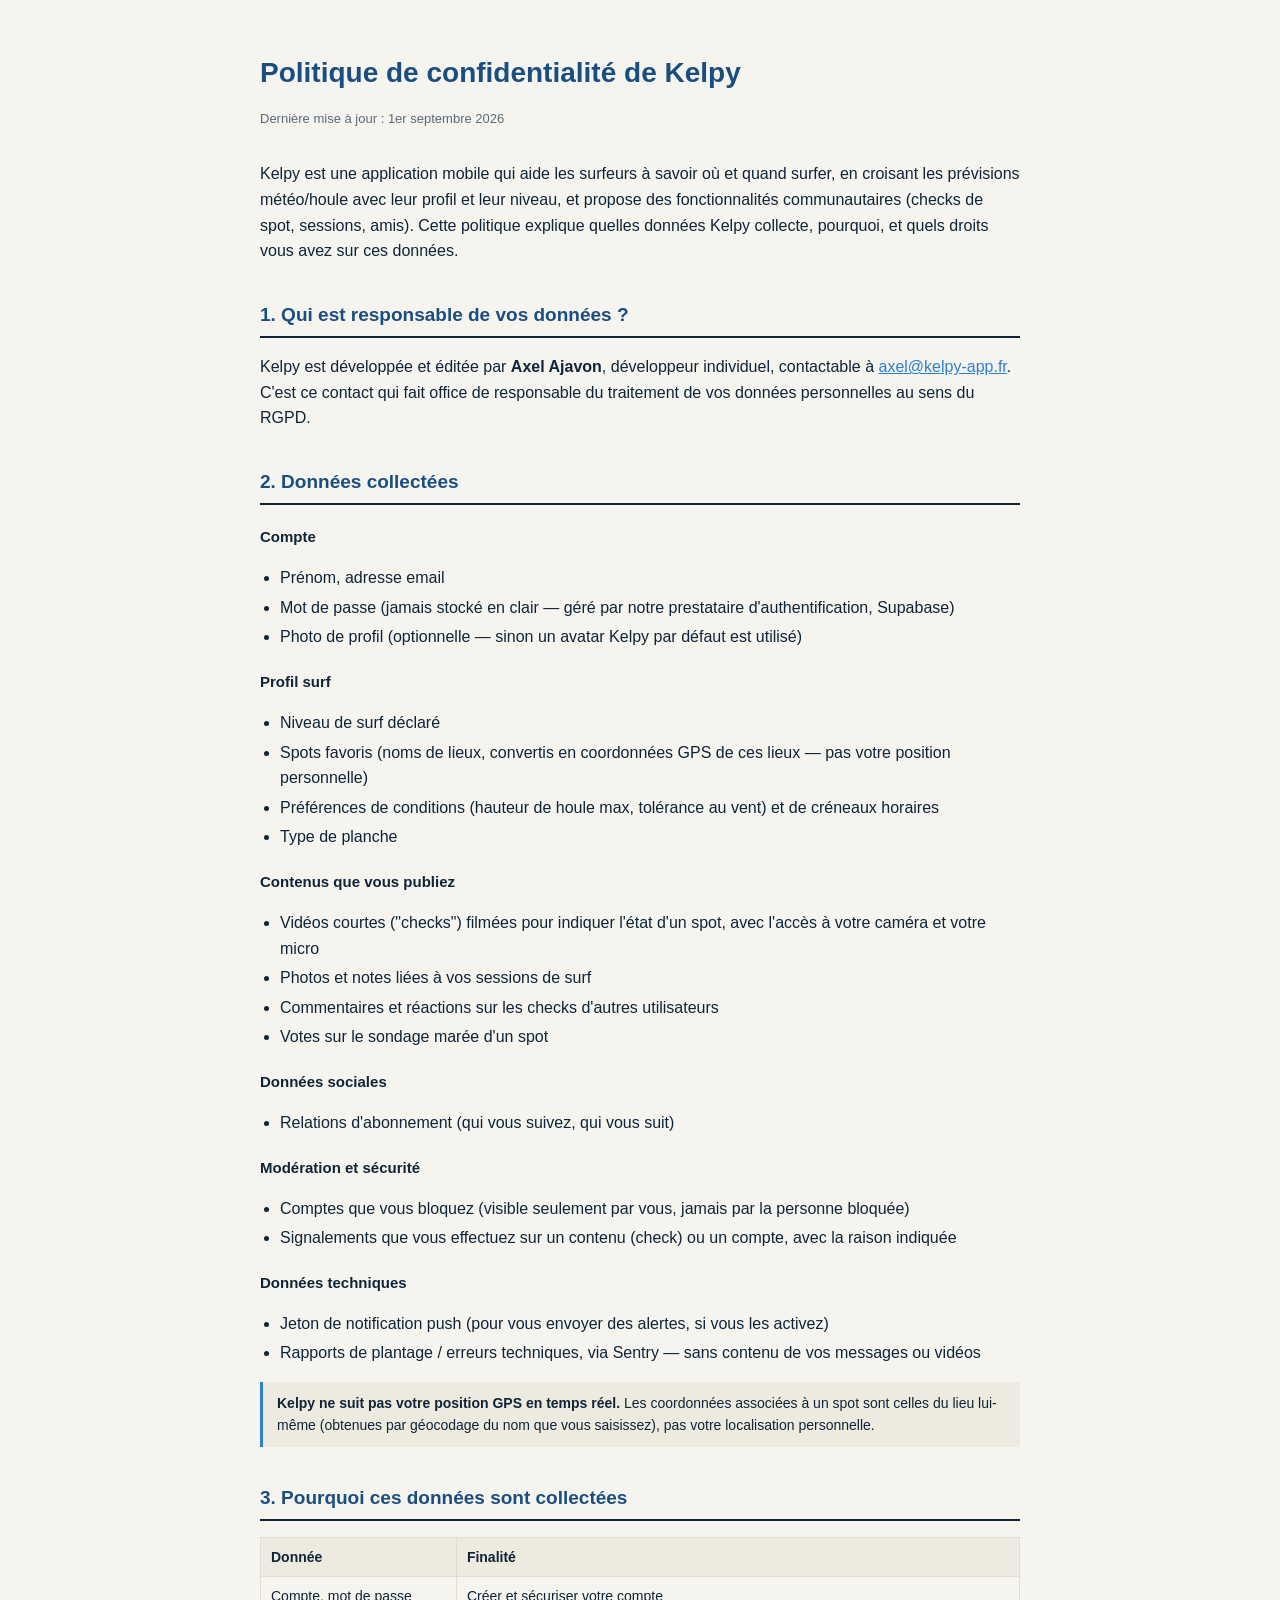
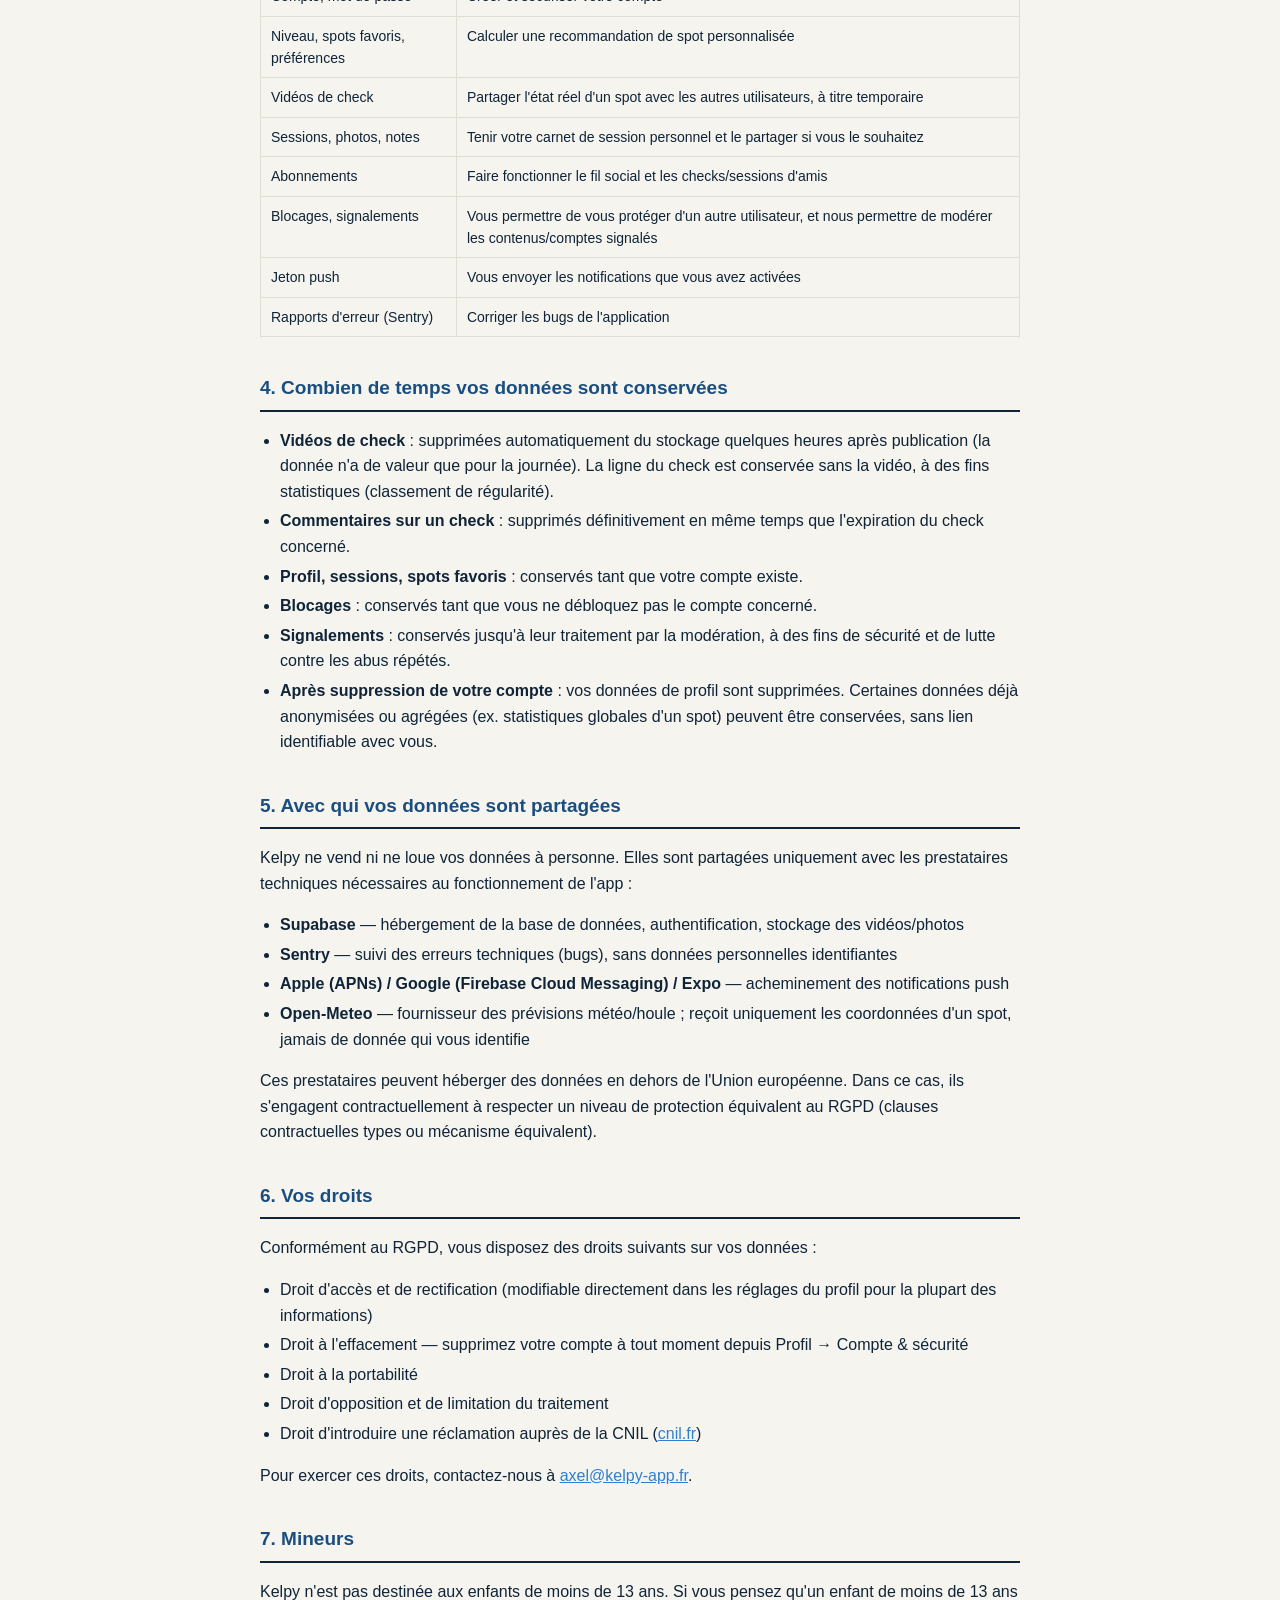
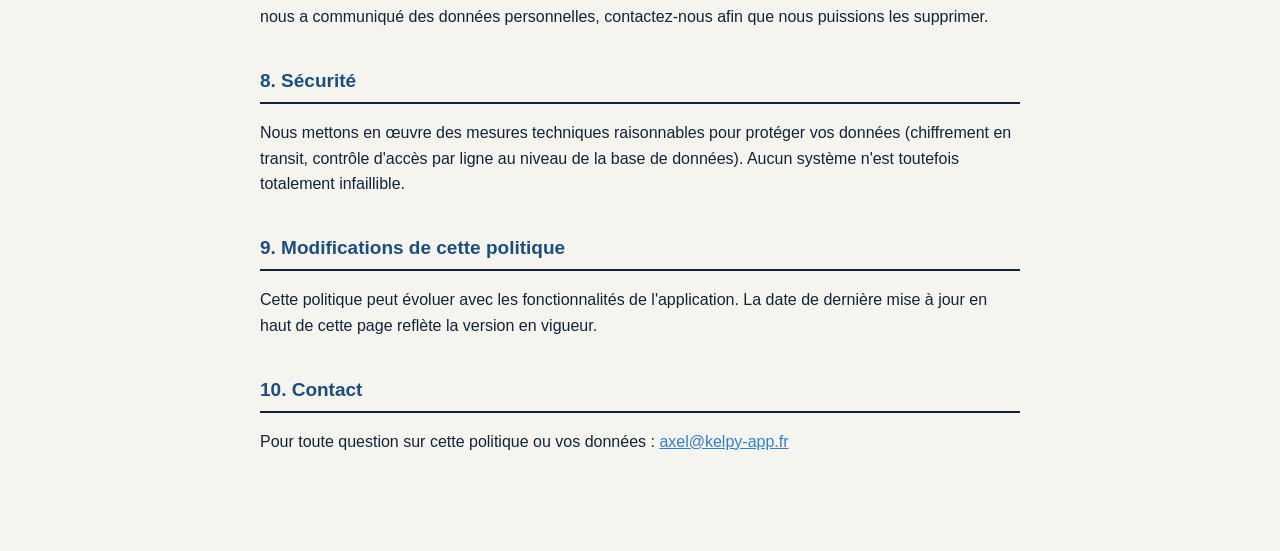
<file: privacy-policy.html>
<!DOCTYPE html>
<html lang="fr">
<head>
<meta charset="UTF-8">
<meta name="viewport" content="width=device-width, initial-scale=1.0">
<title>Politique de confidentialité — Kelpy</title>
<style>
  body {
    font-family: -apple-system, BlinkMacSystemFont, "Segoe UI", Roboto, Arial, sans-serif;
    max-width: 760px;
    margin: 0 auto;
    padding: 32px 20px 80px;
    line-height: 1.6;
    color: #0F2438;
    background: #F6F4EE;
  }
  h1 {
    color: #1B4E80;
    font-size: 28px;
    margin-bottom: 4px;
  }
  .updated {
    color: #5A6B78;
    font-size: 13px;
    margin-bottom: 32px;
  }
  h2 {
    color: #1B4E80;
    font-size: 19px;
    margin-top: 36px;
    border-bottom: 2px solid #0F2438;
    padding-bottom: 6px;
  }
  h3 {
    font-size: 15px;
    margin-top: 20px;
    margin-bottom: 4px;
  }
  ul { padding-left: 20px; }
  li { margin-bottom: 4px; }
  a { color: #2F7FD1; }
  table {
    width: 100%;
    border-collapse: collapse;
    margin-top: 12px;
    font-size: 14px;
  }
  th, td {
    text-align: left;
    padding: 8px 10px;
    border: 1px solid #E0DDD3;
    vertical-align: top;
  }
  th { background: #EDEAE0; }
  .note {
    background: #EDEAE0;
    border-left: 3px solid #2F7FD1;
    padding: 10px 14px;
    font-size: 14px;
    margin: 16px 0;
  }
</style>
</head>
<body>

<h1>Politique de confidentialité de Kelpy</h1>
<p class="updated">Dernière mise à jour : 1er septembre 2026</p>

<p>Kelpy est une application mobile qui aide les surfeurs à savoir où et quand surfer, en croisant les prévisions météo/houle avec leur profil et leur niveau, et propose des fonctionnalités communautaires (checks de spot, sessions, amis). Cette politique explique quelles données Kelpy collecte, pourquoi, et quels droits vous avez sur ces données.</p>

<h2>1. Qui est responsable de vos données ?</h2>
<p>Kelpy est développée et éditée par <strong>Axel Ajavon</strong>, développeur individuel, contactable à <a href="mailto:axel@kelpy-app.fr">axel@kelpy-app.fr</a>. C'est ce contact qui fait office de responsable du traitement de vos données personnelles au sens du RGPD.</p>

<h2>2. Données collectées</h2>

<h3>Compte</h3>
<ul>
  <li>Prénom, adresse email</li>
  <li>Mot de passe (jamais stocké en clair — géré par notre prestataire d'authentification, Supabase)</li>
  <li>Photo de profil (optionnelle — sinon un avatar Kelpy par défaut est utilisé)</li>
</ul>

<h3>Profil surf</h3>
<ul>
  <li>Niveau de surf déclaré</li>
  <li>Spots favoris (noms de lieux, convertis en coordonnées GPS de ces lieux — pas votre position personnelle)</li>
  <li>Préférences de conditions (hauteur de houle max, tolérance au vent) et de créneaux horaires</li>
  <li>Type de planche</li>
</ul>

<h3>Contenus que vous publiez</h3>
<ul>
  <li>Vidéos courtes ("checks") filmées pour indiquer l'état d'un spot, avec l'accès à votre caméra et votre micro</li>
  <li>Photos et notes liées à vos sessions de surf</li>
  <li>Commentaires et réactions sur les checks d'autres utilisateurs</li>
  <li>Votes sur le sondage marée d'un spot</li>
</ul>

<h3>Données sociales</h3>
<ul>
  <li>Relations d'abonnement (qui vous suivez, qui vous suit)</li>
</ul>

<h3>Modération et sécurité</h3>
<ul>
  <li>Comptes que vous bloquez (visible seulement par vous, jamais par la personne bloquée)</li>
  <li>Signalements que vous effectuez sur un contenu (check) ou un compte, avec la raison indiquée</li>
</ul>

<h3>Données techniques</h3>
<ul>
  <li>Jeton de notification push (pour vous envoyer des alertes, si vous les activez)</li>
  <li>Rapports de plantage / erreurs techniques, via Sentry — sans contenu de vos messages ou vidéos</li>
</ul>

<div class="note">
  <strong>Kelpy ne suit pas votre position GPS en temps réel.</strong> Les coordonnées associées à un spot sont celles du lieu lui-même (obtenues par géocodage du nom que vous saisissez), pas votre localisation personnelle.
</div>

<h2>3. Pourquoi ces données sont collectées</h2>
<table>
  <tr><th>Donnée</th><th>Finalité</th></tr>
  <tr><td>Compte, mot de passe</td><td>Créer et sécuriser votre compte</td></tr>
  <tr><td>Niveau, spots favoris, préférences</td><td>Calculer une recommandation de spot personnalisée</td></tr>
  <tr><td>Vidéos de check</td><td>Partager l'état réel d'un spot avec les autres utilisateurs, à titre temporaire</td></tr>
  <tr><td>Sessions, photos, notes</td><td>Tenir votre carnet de session personnel et le partager si vous le souhaitez</td></tr>
  <tr><td>Abonnements</td><td>Faire fonctionner le fil social et les checks/sessions d'amis</td></tr>
  <tr><td>Blocages, signalements</td><td>Vous permettre de vous protéger d'un autre utilisateur, et nous permettre de modérer les contenus/comptes signalés</td></tr>
  <tr><td>Jeton push</td><td>Vous envoyer les notifications que vous avez activées</td></tr>
  <tr><td>Rapports d'erreur (Sentry)</td><td>Corriger les bugs de l'application</td></tr>
</table>

<h2>4. Combien de temps vos données sont conservées</h2>
<ul>
  <li><strong>Vidéos de check</strong> : supprimées automatiquement du stockage quelques heures après publication (la donnée n'a de valeur que pour la journée). La ligne du check est conservée sans la vidéo, à des fins statistiques (classement de régularité).</li>
  <li><strong>Commentaires sur un check</strong> : supprimés définitivement en même temps que l'expiration du check concerné.</li>
  <li><strong>Profil, sessions, spots favoris</strong> : conservés tant que votre compte existe.</li>
  <li><strong>Blocages</strong> : conservés tant que vous ne débloquez pas le compte concerné.</li>
  <li><strong>Signalements</strong> : conservés jusqu'à leur traitement par la modération, à des fins de sécurité et de lutte contre les abus répétés.</li>
  <li><strong>Après suppression de votre compte</strong> : vos données de profil sont supprimées. Certaines données déjà anonymisées ou agrégées (ex. statistiques globales d'un spot) peuvent être conservées, sans lien identifiable avec vous.</li>
</ul>

<h2>5. Avec qui vos données sont partagées</h2>
<p>Kelpy ne vend ni ne loue vos données à personne. Elles sont partagées uniquement avec les prestataires techniques nécessaires au fonctionnement de l'app :</p>
<ul>
  <li><strong>Supabase</strong> — hébergement de la base de données, authentification, stockage des vidéos/photos</li>
  <li><strong>Sentry</strong> — suivi des erreurs techniques (bugs), sans données personnelles identifiantes</li>
  <li><strong>Apple (APNs) / Google (Firebase Cloud Messaging) / Expo</strong> — acheminement des notifications push</li>
  <li><strong>Open-Meteo</strong> — fournisseur des prévisions météo/houle ; reçoit uniquement les coordonnées d'un spot, jamais de donnée qui vous identifie</li>
</ul>
<p>Ces prestataires peuvent héberger des données en dehors de l'Union européenne. Dans ce cas, ils s'engagent contractuellement à respecter un niveau de protection équivalent au RGPD (clauses contractuelles types ou mécanisme équivalent).</p>

<h2>6. Vos droits</h2>
<p>Conformément au RGPD, vous disposez des droits suivants sur vos données :</p>
<ul>
  <li>Droit d'accès et de rectification (modifiable directement dans les réglages du profil pour la plupart des informations)</li>
  <li>Droit à l'effacement — supprimez votre compte à tout moment depuis Profil → Compte & sécurité</li>
  <li>Droit à la portabilité</li>
  <li>Droit d'opposition et de limitation du traitement</li>
  <li>Droit d'introduire une réclamation auprès de la CNIL (<a href="https://www.cnil.fr" target="_blank" rel="noopener">cnil.fr</a>)</li>
</ul>
<p>Pour exercer ces droits, contactez-nous à <a href="mailto:axel@kelpy-app.fr">axel@kelpy-app.fr</a>.</p>

<h2>7. Mineurs</h2>
<p>Kelpy n'est pas destinée aux enfants de moins de 13 ans. Si vous pensez qu'un enfant de moins de 13 ans nous a communiqué des données personnelles, contactez-nous afin que nous puissions les supprimer.</p>

<h2>8. Sécurité</h2>
<p>Nous mettons en œuvre des mesures techniques raisonnables pour protéger vos données (chiffrement en transit, contrôle d'accès par ligne au niveau de la base de données). Aucun système n'est toutefois totalement infaillible.</p>

<h2>9. Modifications de cette politique</h2>
<p>Cette politique peut évoluer avec les fonctionnalités de l'application. La date de dernière mise à jour en haut de cette page reflète la version en vigueur.</p>

<h2>10. Contact</h2>
<p>Pour toute question sur cette politique ou vos données : <a href="mailto:axel@kelpy-app.fr">axel@kelpy-app.fr</a></p>

</body>
</html>
</file>
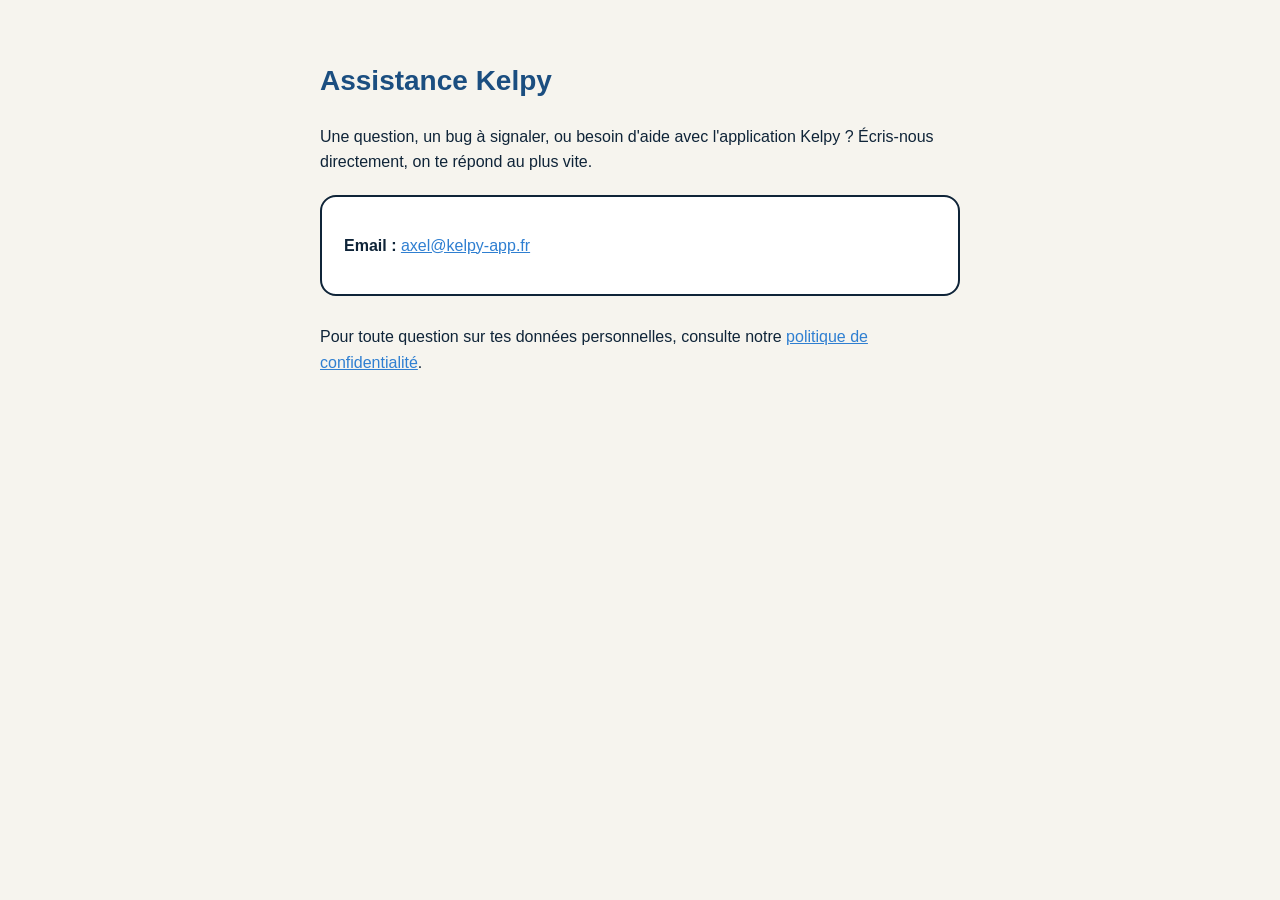
<file: support.html>
<!DOCTYPE html>
<html lang="fr">
<head>
<meta charset="UTF-8">
<meta name="viewport" content="width=device-width, initial-scale=1.0">
<title>Assistance — Kelpy</title>
<style>
  body {
    font-family: -apple-system, BlinkMacSystemFont, "Segoe UI", Roboto, Arial, sans-serif;
    max-width: 640px;
    margin: 0 auto;
    padding: 40px 20px 80px;
    line-height: 1.6;
    color: #0F2438;
    background: #F6F4EE;
  }
  h1 { color: #1B4E80; font-size: 28px; margin-bottom: 20px; }
  p { margin-bottom: 16px; }
  a { color: #2F7FD1; }
  .card {
    background: #FFFFFF;
    border: 2px solid #0F2438;
    border-radius: 16px;
    padding: 20px 22px;
    margin-top: 20px;
  }
</style>
</head>
<body>

<h1>Assistance Kelpy</h1>

<p>Une question, un bug à signaler, ou besoin d'aide avec l'application Kelpy ? Écris-nous directement, on te répond au plus vite.</p>

<div class="card">
  <p><strong>Email :</strong> <a href="mailto:axel@kelpy-app.fr">axel@kelpy-app.fr</a></p>
</div>

<p style="margin-top:28px">Pour toute question sur tes données personnelles, consulte notre <a href="./privacy-policy.html">politique de confidentialité</a>.</p>

</body>
</html>
</file>
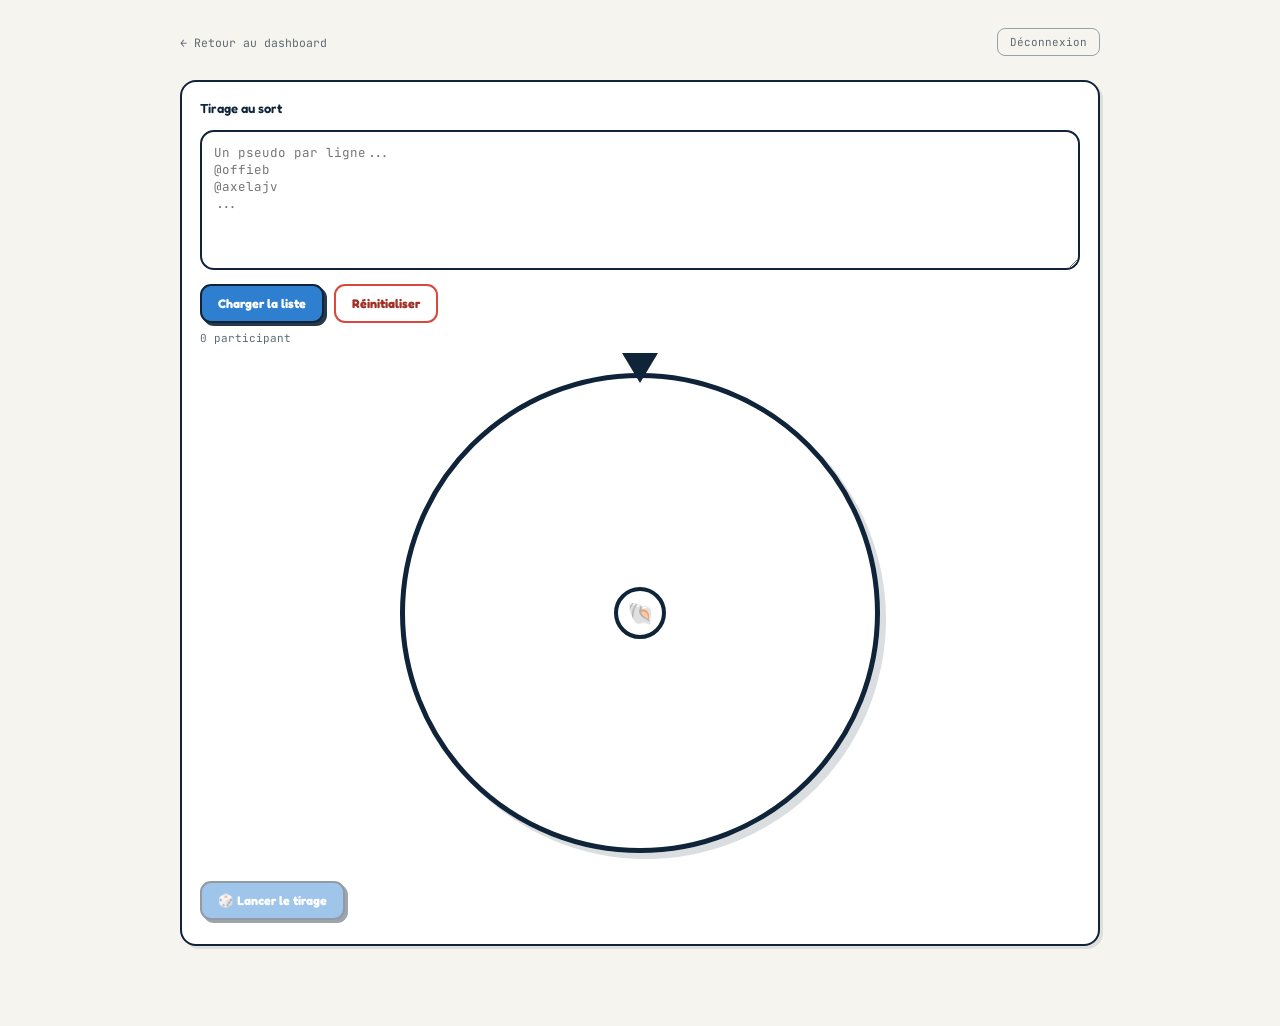
<file: admin/roulette.html>
<!DOCTYPE html>
<html lang="fr">
<head>
<meta charset="UTF-8">
<meta name="viewport" content="width=device-width, initial-scale=1.0">
<meta name="robots" content="noindex, nofollow">
<title>Kelpy Admin · Tirage au sort</title>
<link rel="preconnect" href="https://fonts.googleapis.com">
<link rel="preconnect" href="https://fonts.gstatic.com" crossorigin>
<link href="https://fonts.googleapis.com/css2?family=Fredoka:wght@600;700&family=Inter:wght@400;500;600&family=JetBrains+Mono:wght@400;500;700&display=swap" rel="stylesheet">
<link rel="stylesheet" href="style.css">
<link rel="icon" type="image/png" href="[data-uri]">
</head>
<body>

<div class="page">
  <div class="dash-header">
    <a class="back-link" href="dashboard.html">← Retour au dashboard</a>
    <button class="dash-logout" onclick="logout()">Déconnexion</button>
  </div>

  <div class="panel">
    <p class="panel-title">Tirage au sort</p>

    <textarea id="names-input" class="roulette-textarea" placeholder="Un pseudo par ligne...
@offieb
@axelajv
..."></textarea>

    <div class="roulette-controls">
      <button class="btn btn-primary" id="load-btn">Charger la liste</button>
      <button class="btn btn-danger" id="clear-btn">Réinitialiser</button>
    </div>
    <p class="participant-count" id="participant-count">0 participant</p>

    <div class="wheel-wrap">
      <div class="wheel-pointer"></div>
      <div class="wheel" id="wheel"></div>
      <div class="wheel-hub">🐚</div>
    </div>

    <div class="roulette-controls">
      <button class="btn btn-primary" id="spin-btn" disabled>🎲 Lancer le tirage</button>
    </div>

    <div class="winner-card" id="winner-card">
      <p class="winner-eyebrow">Gagnant 🎉</p>
      <p class="winner-name" id="winner-name"></p>
      <div class="winner-actions">
        <button class="btn btn-primary" id="respin-btn">Refaire un tirage</button>
        <button class="btn btn-danger" id="remove-winner-btn">Retirer de la liste</button>
      </div>
    </div>
  </div>

  <div class="panel" id="history-panel" style="display:none;">
    <p class="panel-title">Historique de la session</p>
    <div id="history-list"></div>
  </div>
</div>

<script src="shared.js?v=3"></script>
<script src="roulette.js?v=5"></script>

</body>
</html>
</file>
<file: admin/style.css>
:root{
  --ink:#0F2438; --foam:#F6F4EE; --foam-2:#EDEAE0;
  --ocean:#2F7FD1; --ocean-dark:#1B4E80;
  --teal:#2FA88A; --teal-dark:#1C6E58;
  --amber:#E8A94C; --amber-dark:#9C6A1E;
  --slate:#5C6B73; --slate-light:#94A3AB;
  --danger:#D9483C; --danger-dark:#A32E24;
  --line:#0F2438;
}
*{ box-sizing:border-box; }
body{ margin:0; background:var(--foam); font-family:'Inter',sans-serif; color:var(--ink); }

/* Login */
.login-wrap{ min-height:100vh; display:flex; align-items:center; justify-content:center; background:linear-gradient(160deg,#EAF2FC 0%, var(--foam) 60%); padding:20px; }
.login-card{ width:340px; max-width:100%; background:#fff; border:2.5px solid var(--line); border-radius:20px; padding:32px 28px; box-shadow:6px 6px 0 rgba(15,36,56,0.12); text-align:center; }
.login-mark{ width:52px; height:52px; border-radius:14px; background:var(--ocean); display:flex; align-items:center; justify-content:center; margin:0 auto 14px; font-family:'Fredoka',sans-serif; font-weight:700; font-size:24px; color:#fff; }
.login-title{ font-family:'Fredoka',sans-serif; font-weight:700; font-size:19px; margin:0 0 4px; }
.login-sub{ font-size:12.5px; color:var(--slate); margin:0 0 22px; }
.field{ text-align:left; margin-bottom:12px; }
.field label{ display:block; font-family:'JetBrains Mono',monospace; font-size:9.5px; color:var(--slate); text-transform:uppercase; letter-spacing:0.05em; margin-bottom:4px; }
.field input{ width:100%; border:2px solid var(--line); border-radius:12px; padding:10px 12px; font-family:'Inter',sans-serif; font-size:13px; color:var(--ink); background:#fff; }
.login-btn{ width:100%; background:var(--ocean); color:#fff; border:2px solid var(--line); border-radius:12px; padding:11px; font-family:'Fredoka',sans-serif; font-weight:700; font-size:13.5px; box-shadow:3px 3px 0 rgba(15,36,56,0.9); margin-top:6px; cursor:pointer; }
.login-btn:disabled{ opacity:0.6; cursor:default; }
.login-error{ color:var(--danger-dark); font-size:12px; margin-top:12px; min-height:16px; }

/* Dashboard shell */
.page{ max-width:960px; margin:0 auto; padding:28px 20px 60px; }
.dash-header{ display:flex; align-items:center; justify-content:space-between; margin-bottom:24px; }
.dash-brand{ display:flex; align-items:center; gap:9px; }
.dash-mark{ width:30px; height:30px; border-radius:9px; background:var(--ocean); display:flex; align-items:center; justify-content:center; font-family:'Fredoka',sans-serif; font-weight:700; color:#fff; font-size:14px; }
.dash-title{ font-family:'Fredoka',sans-serif; font-weight:700; font-size:16px; }
.dash-logout{ font-family:'JetBrains Mono',monospace; font-size:11px; color:var(--slate); border:1.5px solid var(--slate-light); border-radius:8px; padding:6px 12px; background:none; cursor:pointer; }

.kpi{ background:#fff; border:2.5px solid var(--line); border-radius:16px; padding:16px; box-shadow:3px 3px 0 rgba(15,36,56,0.1); margin-bottom:20px; }
.kpi .n{ font-family:'Fredoka',sans-serif; font-weight:700; font-size:26px; margin:0; }
.kpi .l{ font-family:'JetBrains Mono',monospace; font-size:9.5px; color:var(--slate); text-transform:uppercase; letter-spacing:0.04em; margin:4px 0 0; }

.panel{ background:#fff; border:2.5px solid var(--line); border-radius:16px; padding:18px; box-shadow:3px 3px 0 rgba(15,36,56,0.1); margin-bottom:20px; }
.panel-title{ font-family:'Fredoka',sans-serif; font-weight:600; font-size:13px; margin:0 0 14px; }

.activity-panel{ position:relative; }
.activity-head{ display:flex; align-items:center; justify-content:space-between; margin-bottom:16px; flex-wrap:wrap; gap:10px; }
.head-controls{ display:flex; align-items:center; gap:8px; flex-wrap:wrap; }
.period-tabs{ display:flex; gap:6px; background:var(--foam-2); border-radius:10px; padding:3px; }
.period-tab{ font-family:'JetBrains Mono',monospace; font-size:10.5px; padding:6px 12px; border-radius:8px; color:var(--slate); background:none; border:none; cursor:pointer; }
.period-tab.active{ background:var(--ocean); color:#fff; }
.date-btn{ display:flex; align-items:center; gap:6px; font-family:'JetBrains Mono',monospace; font-size:10.5px; color:var(--ink); border:1.5px solid var(--line); border-radius:9px; padding:7px 12px; background:#fff; cursor:pointer; }

.calendar{ position:absolute; top:56px; right:0; z-index:5; width:230px; background:#fff; border:2.5px solid var(--line); border-radius:16px; padding:14px; box-shadow:6px 6px 0 rgba(15,36,56,0.15); display:none; }
.calendar.open{ display:block; }
.cal-head{ display:flex; align-items:center; justify-content:space-between; margin-bottom:10px; }
.cal-month{ font-family:'Fredoka',sans-serif; font-weight:600; font-size:12.5px; }
.cal-nav{ font-family:'JetBrains Mono',monospace; color:var(--slate-light); font-size:12px; background:none; border:none; cursor:pointer; }
.cal-grid{ display:grid; grid-template-columns:repeat(7,1fr); gap:3px; }
.cal-dow{ font-family:'JetBrains Mono',monospace; font-size:8.5px; color:var(--slate-light); text-align:center; padding-bottom:4px; }
.cal-day{ font-family:'Inter',sans-serif; font-size:11px; text-align:center; padding:6px 0; border-radius:8px; background:none; border:none; cursor:pointer; }
.cal-day.muted{ color:var(--slate-light); }
.cal-day.today{ border:1.5px solid var(--ocean); font-weight:600; }
.cal-day.selected{ background:var(--ocean); color:#fff; font-weight:700; }
.cal-clear{ margin-top:10px; text-align:center; font-family:'JetBrains Mono',monospace; font-size:10.5px; color:var(--slate); cursor:pointer; }

.activity-stats{ display:flex; flex-direction:column; }
.activity-stat{ padding:18px 0; border-bottom:1.5px dashed var(--foam-2); }
.activity-stat:last-child{ border-bottom:none; padding-bottom:0; }
.activity-stat:first-child{ padding-top:0; }
.activity-stat .n{ font-family:'Fredoka',sans-serif; font-weight:700; font-size:30px; }
.activity-stat .l{ font-family:'JetBrains Mono',monospace; font-size:12px; color:var(--slate); text-transform:uppercase; letter-spacing:0.04em; margin:0 0 12px; }
.mini-bars{ display:flex; align-items:flex-end; gap:6px; }
.mini-bar-col{ flex:1; display:flex; flex-direction:column; align-items:center; gap:5px; min-width:0; }
.mini-bar-track{ width:100%; height:84px; display:flex; align-items:flex-end; }
.mini-bar{ width:100%; border-radius:4px 4px 0 0; background:var(--slate-light); transition:background 0.15s; }
.mini-bar-label{ font-family:'JetBrains Mono',monospace; font-size:8.5px; color:var(--slate-light); white-space:nowrap; }

.donut-wrap{ display:flex; align-items:center; gap:18px; flex-wrap:wrap; }
.legend{ display:flex; flex-direction:column; gap:7px; }
.legend-row{ display:flex; align-items:center; gap:7px; font-size:11.5px; }
.sw{ width:10px; height:10px; border-radius:3px; flex-shrink:0; }

.alert-row{ display:grid; grid-template-columns:1fr 1fr; gap:14px; }
@media (max-width:520px){ .alert-row{ grid-template-columns:1fr; } }
.alert-card{ display:flex; align-items:center; gap:12px; background:#fff; border:2.5px solid var(--line); border-radius:16px; padding:15px; box-shadow:3px 3px 0 rgba(15,36,56,0.1); text-decoration:none; color:inherit; }
.alert-card.warn{ border-color:var(--danger); box-shadow:3px 3px 0 rgba(217,72,60,0.15); }
.alert-ic{ font-size:22px; }
.alert-t{ font-family:'Fredoka',sans-serif; font-weight:700; font-size:13.5px; margin:0; }
.alert-d{ font-size:11px; color:var(--slate); margin:2px 0 0; }
.alert-chev{ margin-left:auto; color:var(--slate-light); font-size:16px; }

/* Spots list */
.back-link{ font-family:'JetBrains Mono',monospace; font-size:11.5px; color:var(--slate); text-decoration:none; }
.flag-row{ display:flex; flex-wrap:wrap; align-items:center; gap:12px; background:#fff; border:2px solid var(--line); border-radius:14px; padding:12px 15px; margin-bottom:10px; }
.flag-name{ font-family:'Fredoka',sans-serif; font-weight:600; font-size:13px; min-width:140px; }
.flag-reason{ font-family:'JetBrains Mono',monospace; font-size:10px; color:var(--danger-dark); background:#FDECEA; border:1.3px solid var(--danger); border-radius:8px; padding:3px 8px; }
.flag-coords{ font-family:'JetBrains Mono',monospace; font-size:10.5px; color:var(--slate); }
.flag-map{ font-family:'Fredoka',sans-serif; font-weight:600; font-size:11px; color:var(--ocean-dark); border:1.5px solid var(--ocean); border-radius:9px; padding:6px 11px; text-decoration:none; }
.flag-x{ width:26px; height:26px; border-radius:13px; background:var(--foam-2); border:2px solid var(--line); display:flex; align-items:center; justify-content:center; font-family:'Fredoka',sans-serif; font-weight:700; color:var(--danger-dark); font-size:12px; cursor:pointer; margin-left:auto; }
.empty-note{ font-family:'Inter',sans-serif; font-size:13px; color:var(--slate-light); font-style:italic; }
.load-note{ font-family:'JetBrains Mono',monospace; font-size:11px; color:var(--slate-light); }

/* Roulette */
.roulette-textarea{ width:100%; min-height:140px; border:2px solid var(--line); border-radius:14px; padding:12px; font-family:'JetBrains Mono',monospace; font-size:12.5px; color:var(--ink); resize:vertical; margin-bottom:10px; }
.roulette-controls{ display:flex; gap:10px; flex-wrap:wrap; margin-bottom:6px; }
.btn{ font-family:'Fredoka',sans-serif; font-weight:700; font-size:12.5px; border:2px solid var(--line); border-radius:11px; padding:10px 16px; cursor:pointer; background:#fff; color:var(--ink); }
.btn:disabled{ opacity:0.45; cursor:default; }
.btn-primary{ background:var(--ocean); color:#fff; box-shadow:3px 3px 0 rgba(15,36,56,0.9); }
.btn-danger{ border-color:var(--danger); color:var(--danger-dark); }
.participant-count{ font-family:'JetBrains Mono',monospace; font-size:11px; color:var(--slate); margin:8px 0 0; }

.wheel-wrap{ position:relative; width:480px; max-width:100%; aspect-ratio:1; margin:28px auto; }
.wheel{ width:100%; height:100%; border-radius:50%; border:5px solid var(--line); position:relative; box-shadow:6px 6px 0 rgba(15,36,56,0.15); }
.wheel-label{ position:absolute; top:50%; left:50%; width:0; height:0; }
.wheel-label span{
  position:absolute; left:-85px; top:-11px; width:170px; text-align:center;
  font-family:'Fredoka',sans-serif; font-weight:700; font-size:14.5px; color:var(--ink);
  white-space:nowrap; overflow:hidden; text-overflow:ellipsis;
}
.wheel-pointer{ position:absolute; top:-20px; left:50%; transform:translateX(-50%); width:0; height:0; border-left:18px solid transparent; border-right:18px solid transparent; border-top:30px solid var(--ink); z-index:3; }
.wheel-hub{ position:absolute; top:50%; left:50%; transform:translate(-50%,-50%); width:52px; height:52px; border-radius:50%; background:#fff; border:4px solid var(--line); z-index:2; display:flex; align-items:center; justify-content:center; font-size:22px; }

.winner-card{ display:none; text-align:center; border:2.5px solid var(--amber); background:#FBF0DE; border-radius:16px; padding:18px; margin-top:16px; box-shadow:4px 4px 0 rgba(156,106,30,0.2); }
.winner-card.show{ display:block; }
.winner-eyebrow{ font-family:'JetBrains Mono',monospace; font-size:10.5px; color:var(--amber-dark); text-transform:uppercase; letter-spacing:0.1em; margin:0 0 6px; }
.winner-name{ font-family:'Fredoka',sans-serif; font-weight:700; font-size:24px; color:var(--ink); margin:0 0 14px; }
.winner-actions{ display:flex; gap:10px; justify-content:center; flex-wrap:wrap; }

.history-row{ display:flex; align-items:center; justify-content:space-between; border-bottom:1.5px dashed var(--foam-2); padding:9px 0; font-size:12.5px; }
.history-row:last-child{ border-bottom:none; }
.history-name{ font-family:'Fredoka',sans-serif; font-weight:600; color:var(--ink); }
.history-time{ font-family:'JetBrains Mono',monospace; font-size:10px; color:var(--slate-light); }
</file>
